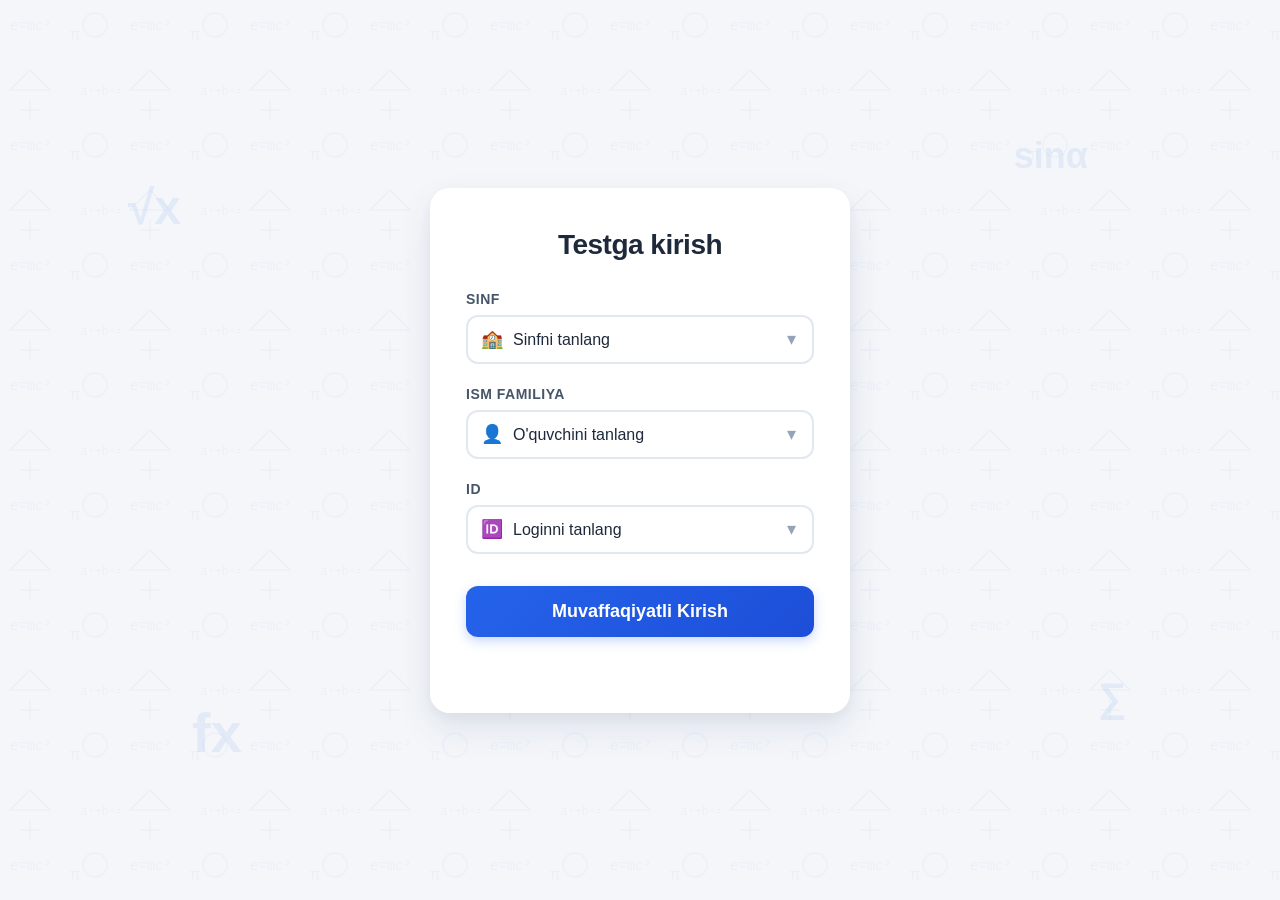
<file: index.html>
<!DOCTYPE html>
<html lang="uz">
  <head>
    <meta charset="UTF-8" />
    <meta name="viewport" content="width=device-width, initial-scale=1.0" />
    <title>Testga kirish</title>

    <style>
      /* --- 1. GLOBAL STILLAR & MATEMATIK ORQA FON --- */
      * {
        margin: 0;
        padding: 0;
        box-sizing: border-box;
        font-family: "Segoe UI", Arial, sans-serif;
      }

      body {
        background-color: #f4f6f9;
        /* Matematik chizmalar va formulalardan iborat orqa fon SVG naqshi */
        background-image: url("data:image/svg+xml,%3Csvg xmlns='http://www.w3.org/2000/svg' width='120' height='120' viewBox='0 0 120 120'%3E%3Ctext x='10' y='30' fill='%232563eb' fill-opacity='0.04' font-size='14' font-family='Courier'%3Ee%3Dmc²%3C/text%3E%3Ctext x='70' y='40' fill='%232563eb' fill-opacity='0.04' font-size='16' font-family='Courier'%3Eπ%3C/text%3E%3Cpath d='M10 90 L30 70 L50 90 Z' stroke='%232563eb' stroke-opacity='0.04' fill='none' stroke-width='1.5'/%3E%3Ctext x='80' y='95' fill='%232563eb' fill-opacity='0.04' font-size='12' font-family='Courier'%3Ea²+b²%3Dc²%3C/text%3E%3Ccircle cx='95' cy='25' r='12' stroke='%232563eb' stroke-opacity='0.04' fill='none' stroke-width='1.5'/%3E%3Cpath d='M20 110 L40 110 M30 100 L30 120' stroke='%232563eb' stroke-opacity='0.04' stroke-width='1.5'/%3E%3C/svg%3E");
        height: 100vh;
        display: flex;
        justify-content: center;
        align-items: center;
        overflow: hidden;
        position: relative;
      }

      /* --- 2. HARAKATLANUVCHI GEOMETRIK SHAKLLAR (ANIMATSIYA) --- */
      .math-shape {
        position: absolute;
        color: rgba(37, 99, 235, 0.08);
        font-weight: bold;
        user-select: none;
        pointer-events: none;
        animation: floatAnimation 12s infinite linear;
      }
      .shape1 {
        font-size: 48px;
        left: 10%;
        top: 20%;
        animation-duration: 14s;
      }
      .shape2 {
        font-size: 36px;
        right: 15%;
        top: 15%;
        animation-duration: 18s;
        animation-delay: 2s;
      }
      .shape3 {
        font-size: 56px;
        left: 15%;
        bottom: 15%;
        animation-duration: 16s;
      }
      .shape4 {
        font-size: 40px;
        right: 12%;
        bottom: 20%;
        animation-duration: 20s;
        animation-delay: 1s;
      }

      @keyframes floatAnimation {
        0% {
          transform: translateY(0) rotate(0deg);
        }
        50% {
          transform: translateY(-30px) rotate(180deg);
        }
        100% {
          transform: translateY(0) rotate(360deg);
        }
      }

      /* --- 3. LOGIN OYNASI (CARD) --- */
      .login-box {
        width: 100%;
        max-width: 420px;
        background: rgba(255, 255, 255, 0.95);
        padding: 40px 35px;
        border-radius: 20px;
        box-shadow: 0 15px 35px rgba(31, 65, 137, 0.1),
          0 5px 15px rgba(0, 0, 0, 0.05);
        backdrop-filter: blur(10px);
        border: 1px solid rgba(255, 255, 255, 0.8);
        position: relative;
        z-index: 10;
        animation: boxLoad 0.6s cubic-bezier(0.16, 1, 0.3, 1);
      }

      @keyframes boxLoad {
        from {
          transform: translateY(20px);
          opacity: 0;
        }
        to {
          transform: translateY(0);
          opacity: 1;
        }
      }

      h1 {
        text-align: center;
        margin-bottom: 30px;
        color: #1e293b;
        font-size: 28px;
        font-weight: 800;
        letter-spacing: -0.5px;
      }

      .form-group {
        margin-bottom: 22px;
        position: relative;
      }

      label {
        display: block;
        margin-bottom: 8px;
        font-weight: 600;
        color: #475569;
        font-size: 14px;
        text-transform: uppercase;
        letter-spacing: 0.5px;
      }

      /* --- 4. PIKTOGRAMMA (IKONKA) VA SELECT ELEMENTLARI --- */
      .select-wrapper {
        position: relative;
        display: flex;
        align-items: center;
      }

      /* Chap tarafdagi piktogrammalar uchun joy va stil */
      .select-wrapper::before {
        position: absolute;
        left: 15px;
        font-size: 18px;
        color: #64748b;
        z-index: 2;
        pointer-events: none;
      }

      /* Har bir maydon uchun o'ziga xos piktogramma */
      #groupClass::before {
        content: "🏫";
      }
      #groupName::before {
        content: "👤";
      }
      #groupId::before {
        content: "🆔";
      }

      select {
        width: 100%;
        padding: 14px 16px 14px 45px; /* Chapdan ikonka uchun bo'sh joy */
        border-radius: 12px;
        border: 2px solid #e2e8f0;
        font-size: 16px;
        color: #1e293b;
        background-color: #fff;
        cursor: pointer;
        transition: all 0.2s ease;
        appearance: none; /* Standart brauzer strelkasini yo'qotish */
        -webkit-appearance: none;
      }

      /* O'ng tarafdagi ochilish strelkasi dizayni */
      .select-wrapper::after {
        content: "▾";
        position: absolute;
        right: 18px;
        font-size: 18px;
        color: #94a3b8;
        pointer-events: none;
      }

      select:focus {
        outline: none;
        border-color: #2563eb;
        box-shadow: 0 0 0 4px rgba(37, 99, 235, 0.1);
      }

      /* --- 5. TUGMA VA Xatolik --- */
      button {
        width: 100%;
        padding: 15px;
        border: none;
        background: linear-gradient(135deg, #2563eb, #1d4ed8);
        color: white;
        font-size: 18px;
        font-weight: 600;
        border-radius: 12px;
        cursor: pointer;
        box-shadow: 0 4px 12px rgba(37, 99, 235, 0.25);
        transition: all 0.2s ease;
        margin-top: 10px;
      }

      button:hover {
        transform: translateY(-2px);
        box-shadow: 0 6px 18px rgba(37, 99, 235, 0.35);
      }

      button:active {
        transform: translateY(0);
      }

      .error {
        color: #ef4444;
        text-align: center;
        margin-top: 15px;
        font-size: 14px;
        font-weight: 500;
        min-height: 20px;
      }
    </style>
  </head>

  <body>
    <div class="math-shape shape1">√x</div>
    <div class="math-shape shape2">sinα</div>
    <div class="math-shape shape3">fx</div>
    <div class="math-shape shape4">∑</div>

    <div class="login-box">
      <h1>Testga kirish</h1>

      <div class="form-group">
        <label>Sinf</label>
        <div class="select-wrapper" id="groupClass">
          <select id="classSelect">
            <option value="">Sinfni tanlang</option>
            <option value="5-A">5-A</option>
          </select>
        </div>
      </div>

      <div class="form-group">
        <label>Ism Familiya</label>
        <div class="select-wrapper" id="groupName">
          <select id="nameSelect">
            <option value="">O'quvchini tanlang</option>
            <option>Abdukarimov Shuxrat Otabek O'g'li</option>
            <option>Gafurov Sardor To'yli O'g'li</option>
            <option>G'aniyeva Charos Akmalovna</option>
            <option>Haydarov Bunyod Behzodovich</option>
            <option>Ergashev Ruslan Otabekovich</option>
            <option>Dulanova Dilnura Jaxongir Qizi</option>
            <option>Bozorov Behruz Shavkat O'g'li</option>
            <option>Bo'riyeva Sumbula Xusravovna</option>
            <option>Beg'amov Javlonbek Jamshidovich</option>
            <option>Baxtiyarov Shahriyor Shokirovich</option>
            <option>Ismoilov Abbos Sanjarovich</option>
            <option>Jo'rayeva Dinara Ilyos Qizi</option>
            <option>Mamatmurodov Fazliddin Ikromovich</option>
            <option>Norboyev Jonibek Eshbadal O'g'li</option>
            <option>Normatov Krishtian Kenjayevich</option>
            <option>O'ralov Asadbek Avazovich</option>
            <option>Xasanov Akbarbek Xasanovich</option>
            <option>Xolto'rayeva Shodiyona Ikromjonovna</option>
            <option>Xursandov Atxambek Xasan O'g'li</option>
            <option>Xushbakov Fozilbek Shuxratovich</option>
            <option>Saidov Firdavs Bekmurodovich</option>
            <option>Shukurullayeva Gulhida Adham Qizi</option>
            <option>Tojiboyeva Sadoqat Elmurot Qizi</option>
          </select>
        </div>
      </div>

      <div class="form-group">
        <label>ID</label>
        <div class="select-wrapper" id="groupId">
          <select id="idSelect">
            <option value="">Loginni tanlang</option>
            <option value="st171063">st171063</option>
            <option value="st151001">st151001</option>
            <option value="st151659">st151659</option>
            <option value="st150036">st150036</option>
            <option value="st154208">st154208</option>
            <option value="st155026">st155026</option>
            <option value="st156744">st156744</option>
            <option value="st157742">st157742</option>
            <option value="st158497">st158497</option>
            <option value="st159435">st159435</option>
            <option value="st147269">st147269</option>
            <option value="st145353">st145353</option>
            <option value="st139957">st139957</option>
            <option value="st132222">st132222</option>
            <option value="st132023">st132023</option>
            <option value="st130284">st130284</option>
            <option value="st106244">st106244</option>
            <option value="st104372">st104372</option>
            <option value="st103472">st103472</option>
            <option value="st103196">st103196</option>
            <option value="st119692">st119692</option>
            <option value="st115408">st115408</option>
            <option value="st111957">st111957</option>
          </select>
        </div>
      </div>

      <button onclick="startTest()">Muvaffaqiyatli Kirish</button>

      <div class="error" id="error"></div>
    </div>

    <script>
      function startTest() {
        const classValue = document.getElementById("classSelect").value;
        const nameValue = document.getElementById("nameSelect").value;
        const idValue = document.getElementById("idSelect").value;
        const error = document.getElementById("error");

        if (!classValue || !nameValue || !idValue) {
          error.innerText = "⚠️ Barcha ma'lumotlarni tanlang!";
          return;
        }

        // Ma'lumotlarni saqlash
        localStorage.setItem("studentClass", classValue);
        localStorage.setItem("studentName", nameValue);
        localStorage.setItem("studentId", idValue);

        // O'tish manzili (Asosiy test sahifangiz nomi nima bo'lsa shuni yozing, masalan: index.html)
        window.location.href = "main.html";
      }
    </script>
  </body>
</html>
</file>
